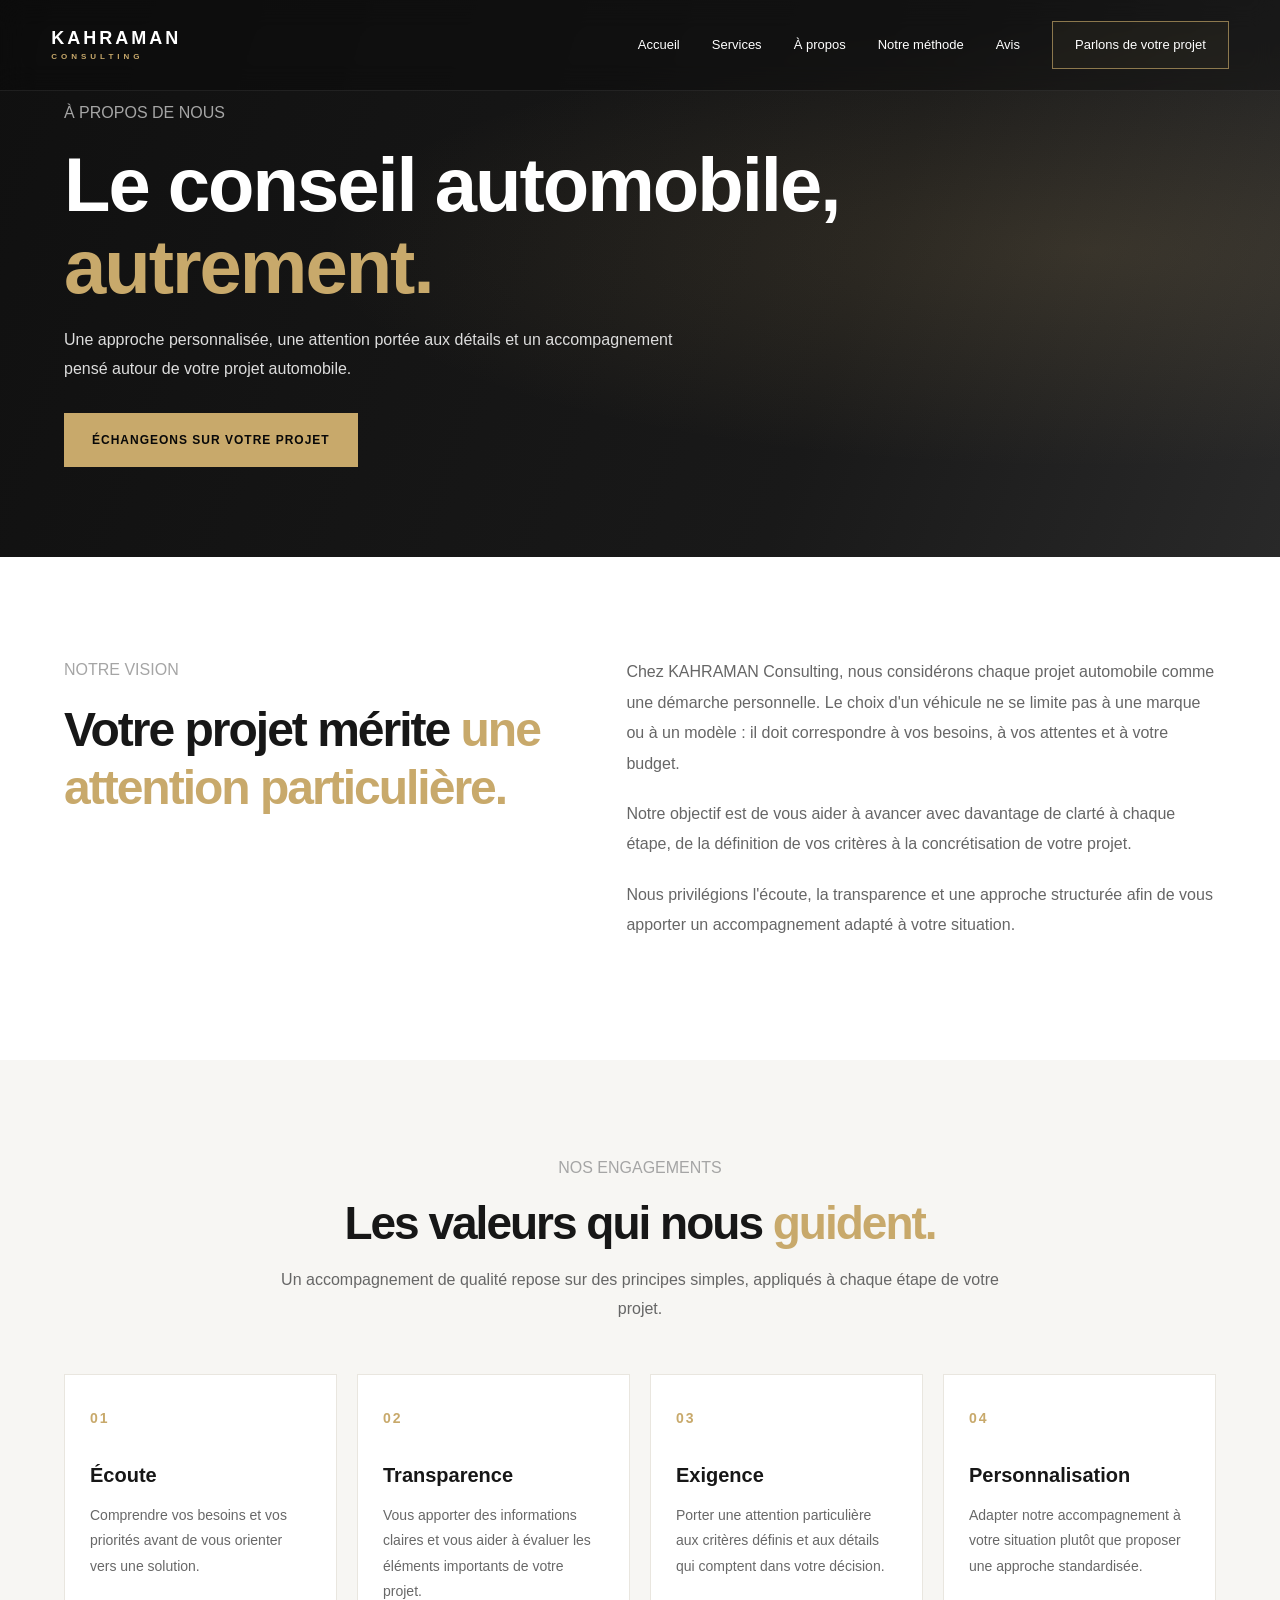
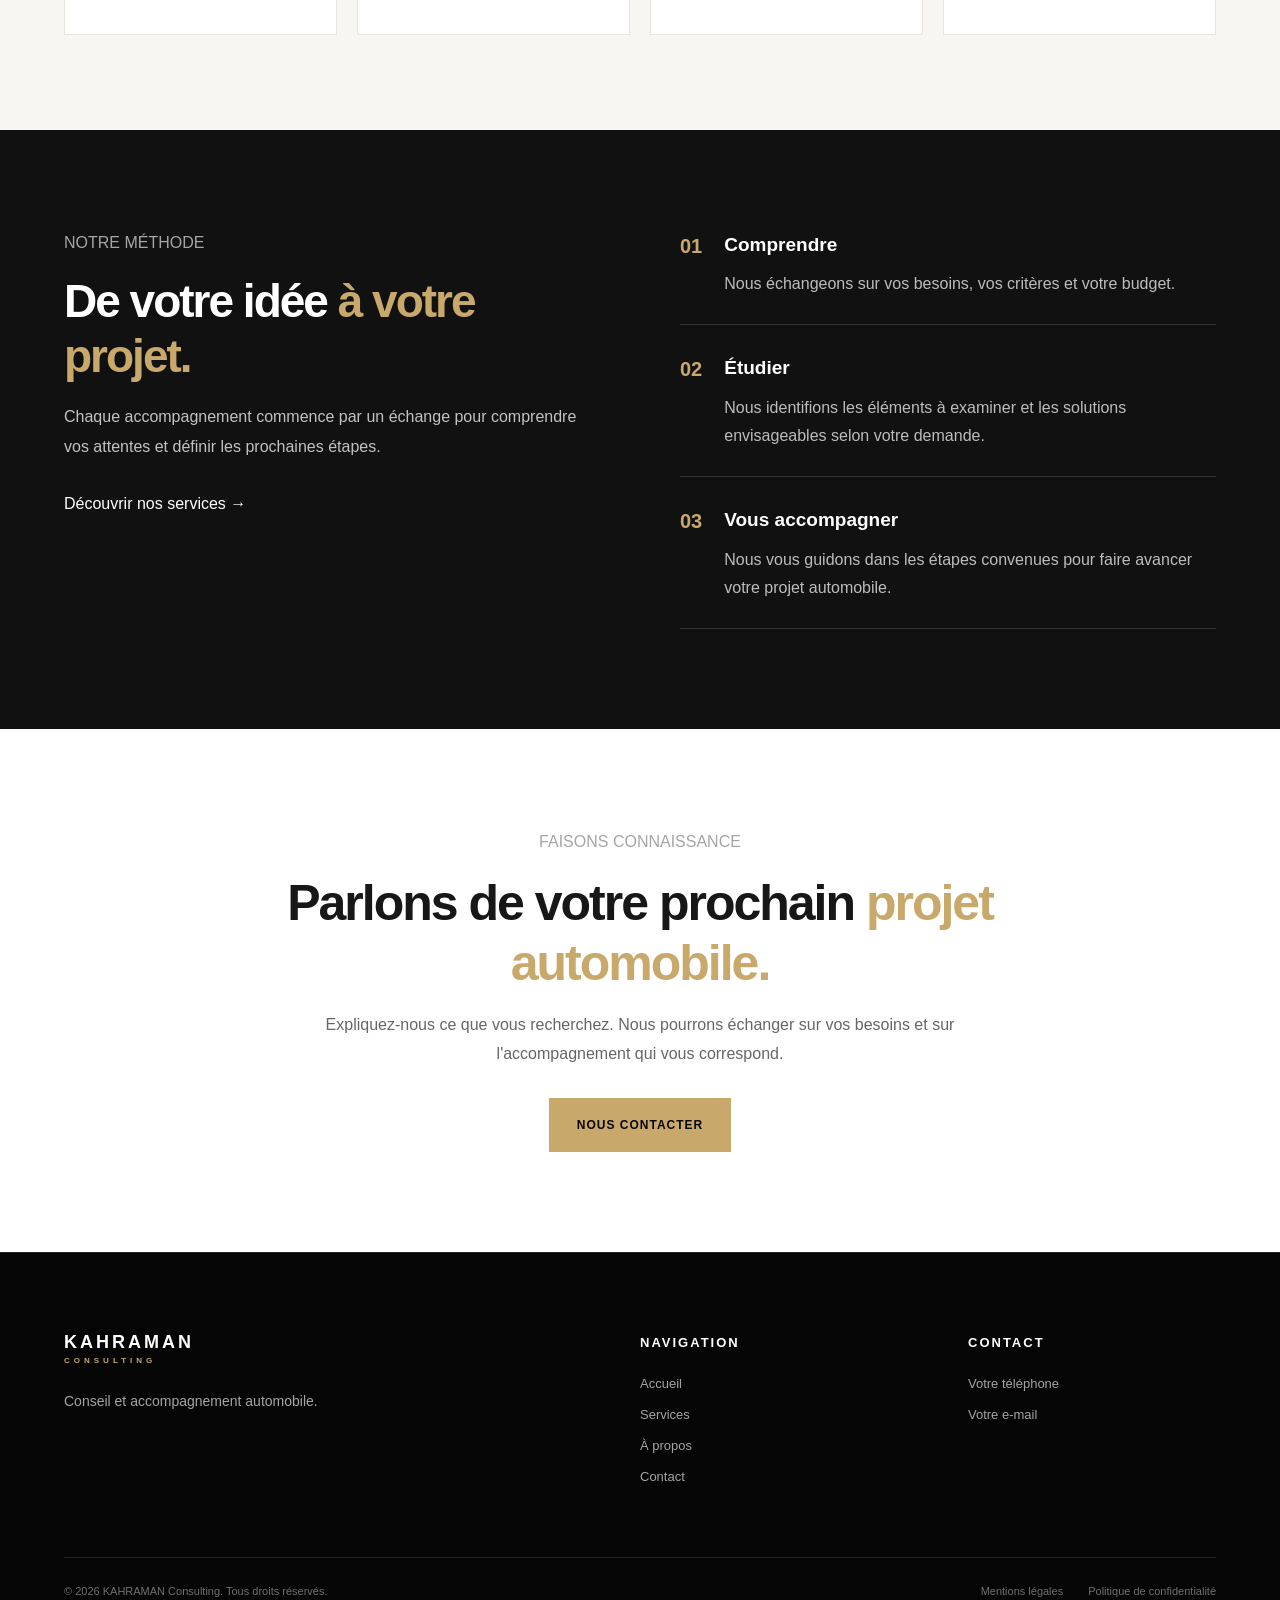
<file: KAHRAMAN Consulting/a-propos.html>
<!DOCTYPE html>
<html lang="fr">
<head>
    <meta charset="UTF-8">
    <meta name="viewport" content="width=device-width, initial-scale=1.0">

    <title>À propos | KAHRAMAN Consulting</title>

    <meta name="description" content="Découvrez KAHRAMAN Consulting, notre vision du conseil automobile, nos valeurs et notre engagement pour un accompagnement personnalisé.">

    <link rel="stylesheet" href="css/style.css">
    <link rel="stylesheet" href="css/responsive.css">
</head>

<body>
 
 <header class="header">

        <nav class="navbar">

            <a href="index.html" class="logo">
                <span>KAHRAMAN</span>
                <small>CONSULTING</small>
            </a>

            <div class="nav-links">

                <a href="index.html">Accueil</a>

                <a href="services.html">Services</a>

                <a href="a-propos.html">À propos</a>

                <a href="#processus">Notre méthode</a>

                <a href="#avis">Avis</a>

                <a href="contact.html" class="nav-cta">
                    Parlons de votre projet
                </a>

            </div>

            <button class="menu-toggle" aria-label="Ouvrir le menu">
                <span></span>
                <span></span>
                <span></span>
            </button>

        </nav>

    </header>



<!-- HERO À PROPOS -->
        <section class="about-hero">
            <div class="about-hero-overlay"></div>

            <div class="container about-hero-content">
                <p class="section-eyebrow">À PROPOS DE NOUS</p>

                <h1>
                    Le conseil automobile,
                    <span>autrement.</span>
                </h1>

                <p>
                    Une approche personnalisée, une attention portée
                    aux détails et un accompagnement pensé autour
                    de votre projet automobile.
                </p>

                <a href="contact.html" class="btn btn-primary">
                    Échangeons sur votre projet
                </a>
            </div>
        </section>


        <!-- NOTRE VISION -->
        <section class="about-vision">
            <div class="container about-vision-grid">

                <div class="about-vision-heading">
                    <p class="section-eyebrow">NOTRE VISION</p>

                    <h2>
                        Votre projet mérite
                        <span>une attention particulière.</span>
                    </h2>
                </div>

                <div class="about-vision-text">
                    <p>
                        Chez KAHRAMAN Consulting, nous considérons
                        chaque projet automobile comme une démarche
                        personnelle. Le choix d'un véhicule ne se
                        limite pas à une marque ou à un modèle :
                        il doit correspondre à vos besoins, à vos
                        attentes et à votre budget.
                    </p>

                    <p>
                        Notre objectif est de vous aider à avancer
                        avec davantage de clarté à chaque étape,
                        de la définition de vos critères à la
                        concrétisation de votre projet.
                    </p>

                    <p>
                        Nous privilégions l'écoute, la transparence
                        et une approche structurée afin de vous
                        apporter un accompagnement adapté à votre
                        situation.
                    </p>
                </div>

            </div>
        </section>


        <!-- NOS VALEURS -->
        <section class="about-values">
            <div class="container">

                <div class="about-section-heading">
                    <p class="section-eyebrow">NOS ENGAGEMENTS</p>

                    <h2>
                        Les valeurs qui nous
                        <span>guident.</span>
                    </h2>

                    <p>
                        Un accompagnement de qualité repose sur
                        des principes simples, appliqués à chaque
                        étape de votre projet.
                    </p>
                </div>


                <div class="about-values-grid">

                    <article class="value-card">
                        <span class="value-number">01</span>

                        <h3>Écoute</h3>

                        <p>
                            Comprendre vos besoins et vos priorités
                            avant de vous orienter vers une solution.
                        </p>
                    </article>


                    <article class="value-card">
                        <span class="value-number">02</span>

                        <h3>Transparence</h3>

                        <p>
                            Vous apporter des informations claires
                            et vous aider à évaluer les éléments
                            importants de votre projet.
                        </p>
                    </article>


                    <article class="value-card">
                        <span class="value-number">03</span>

                        <h3>Exigence</h3>

                        <p>
                            Porter une attention particulière aux
                            critères définis et aux détails qui
                            comptent dans votre décision.
                        </p>
                    </article>


                    <article class="value-card">
                        <span class="value-number">04</span>

                        <h3>Personnalisation</h3>

                        <p>
                            Adapter notre accompagnement à votre
                            situation plutôt que proposer une
                            approche standardisée.
                        </p>
                    </article>

                </div>
            </div>
        </section>


        <!-- NOTRE MÉTHODE -->
        <section class="about-method" id="processus">
            <div class="container about-method-grid">

                <div class="about-method-intro">
                    <p class="section-eyebrow">NOTRE MÉTHODE</p>

                    <h2>
                        De votre idée
                        <span>à votre projet.</span>
                    </h2>

                    <p>
                        Chaque accompagnement commence par un échange
                        pour comprendre vos attentes et définir
                        les prochaines étapes.
                    </p>

                    <a href="services.html" class="service-link">
                        Découvrir nos services <span>→</span>
                    </a>
                </div>


                <div class="about-method-steps">

                    <div class="about-method-step">
                        <span class="method-number">01</span>

                        <div>
                            <h3>Comprendre</h3>
                            <p>
                                Nous échangeons sur vos besoins,
                                vos critères et votre budget.
                            </p>
                        </div>
                    </div>


                    <div class="about-method-step">
                        <span class="method-number">02</span>

                        <div>
                            <h3>Étudier</h3>
                            <p>
                                Nous identifions les éléments à
                                examiner et les solutions envisageables
                                selon votre demande.
                            </p>
                        </div>
                    </div>


                    <div class="about-method-step">
                        <span class="method-number">03</span>

                        <div>
                            <h3>Vous accompagner</h3>
                            <p>
                                Nous vous guidons dans les étapes
                                convenues pour faire avancer votre
                                projet automobile.
                            </p>
                        </div>
                    </div>

                </div>

            </div>
        </section>


        <!-- APPEL À L'ACTION -->
        <section class="about-cta">
            <div class="container">

                <p class="section-eyebrow">FAISONS CONNAISSANCE</p>

                <h2>
                    Parlons de votre prochain
                    <span>projet automobile.</span>
                </h2>

                <p>
                    Expliquez-nous ce que vous recherchez.
                    Nous pourrons échanger sur vos besoins et
                    sur l'accompagnement qui vous correspond.
                </p>

                <a href="contact.html" class="btn btn-primary">
                    Nous contacter
                </a>

            </div>
        </section>

    </main>





    <footer class="footer">

    <div class="container">

        <div class="footer-grid">

            <!-- COLONNE 1 : LOGO -->
            <div class="footer-brand">

                <div class="logo">
                    <span>KAHRAMAN</span>
                    <small>CONSULTING</small>
                </div>

                <p>
                    Conseil et accompagnement automobile.
                </p>

            </div>


            <!-- COLONNE 2 : NAVIGATION -->
            <div class="footer-column">

                <h4>Navigation</h4>

                <a href="index.html">Accueil</a>
                <a href="services.html">Services</a>
                <a href="a-propos.html">À propos</a>
                <a href="contact.html">Contact</a>

            </div>


            <!-- COLONNE 3 : CONTACT -->
            <div class="footer-column">

                <h4>Contact</h4>

                <p>Votre téléphone</p>
                <p>Votre e-mail</p>

            </div>

        </div>


        <!-- BAS DU FOOTER -->

        <div class="footer-bottom">

            <p>
                © <span class="current-year">2026</span>
                KAHRAMAN Consulting. Tous droits réservés.
            </p>

            <div class="footer-bottom-links">

                <a href="#">Mentions légales</a>

                <a href="#">Politique de confidentialité</a>

            </div>

        </div>

    </div>

</footer>
</file>
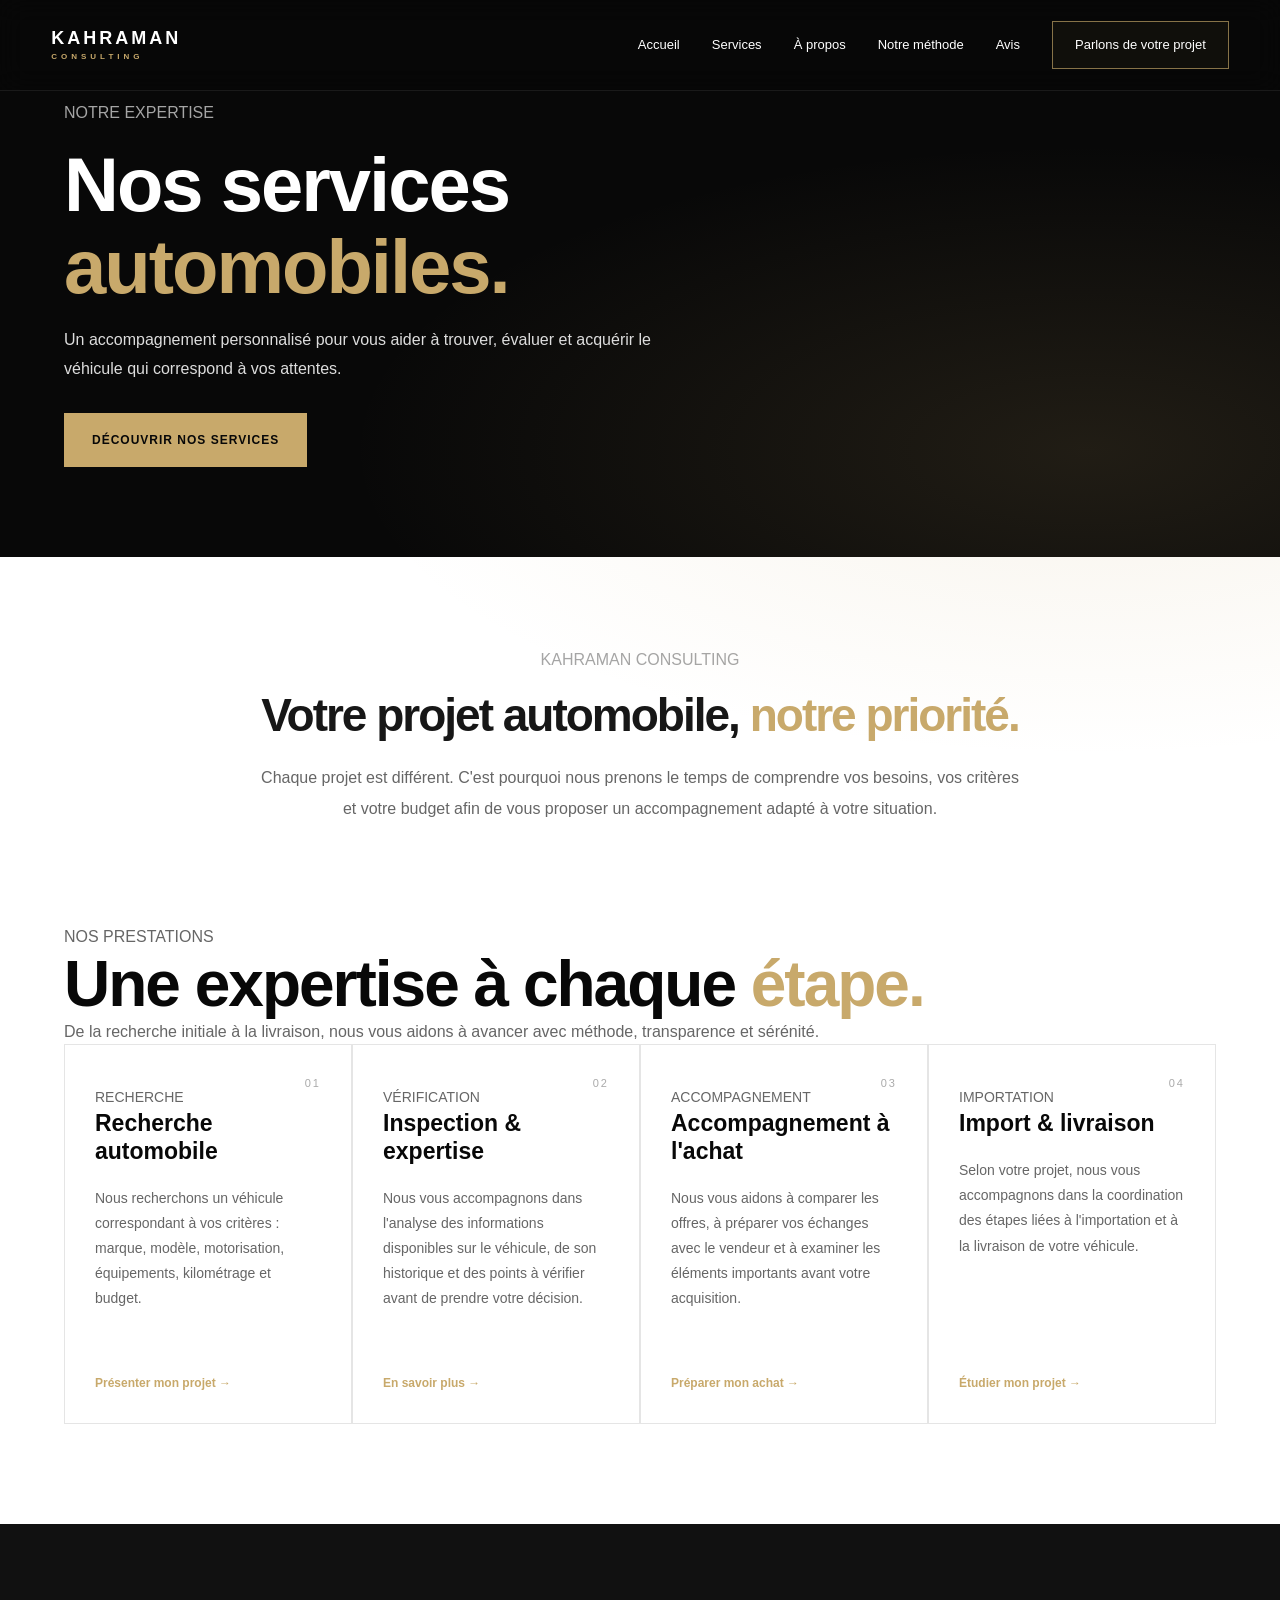
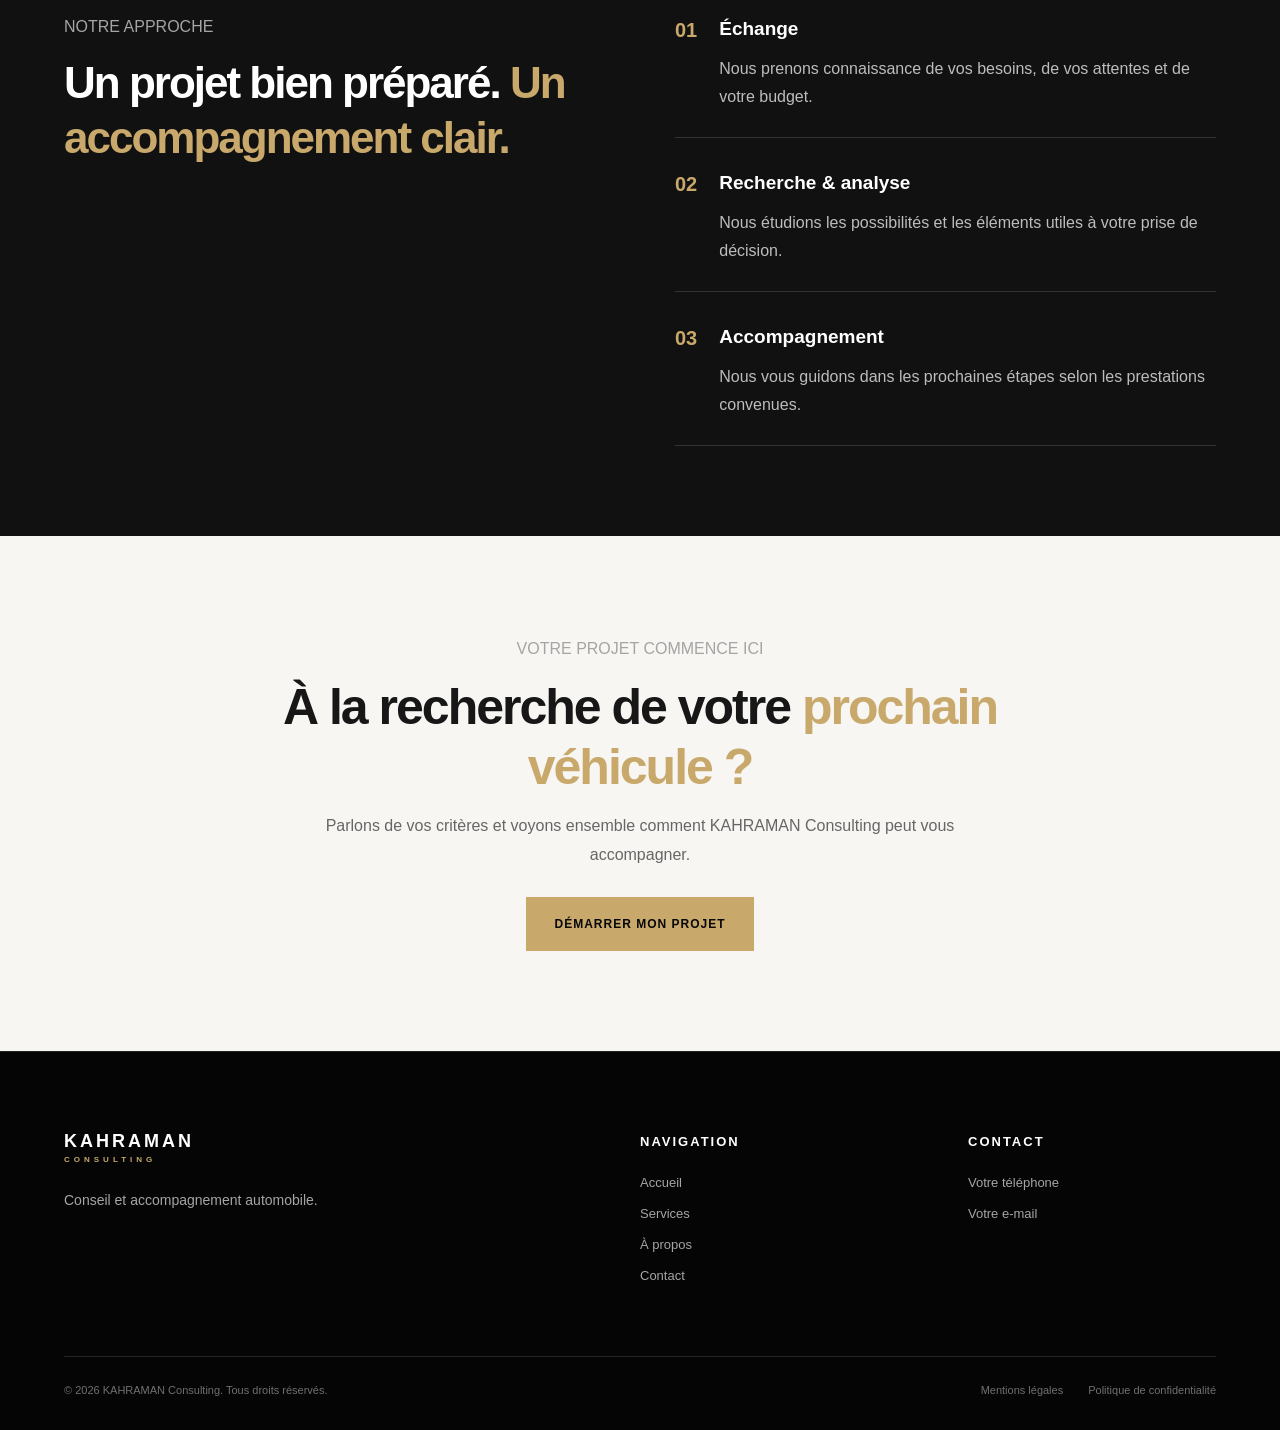
<file: KAHRAMAN Consulting/services.html>
<!DOCTYPE html>
<html lang="fr">
<head>
    <meta charset="UTF-8">
    <meta name="viewport" content="width=device-width, initial-scale=1.0">

    <title>Nos services automobiles | KAHRAMAN Consulting</title>

    <meta name="description" content="Découvrez les services de KAHRAMAN Consulting : recherche automobile, inspection, accompagnement à l'achat, importation et livraison de véhicules.">

    <link rel="stylesheet" href="css/style.css">
    <link rel="stylesheet" href="css/responsive.css">
</head>

<body>

    <!-- EN-TÊTE -->
    <header class="header">

        <nav class="navbar">

            <a href="index.html" class="logo">
                <span>KAHRAMAN</span>
                <small>CONSULTING</small>
            </a>

            <div class="nav-links">

                <a href="index.html">Accueil</a>

                <a href="services.html">Services</a>

                <a href="a-propos.html">À propos</a>

                <a href="#processus">Notre méthode</a>

                <a href="#avis">Avis</a>

                <a href="contact.html" class="nav-cta">
                    Parlons de votre projet
                </a>

            </div>

            <button class="menu-toggle" aria-label="Ouvrir le menu">
                <span></span>
                <span></span>
                <span></span>
            </button>

        </nav>

    </header>


    <main>

        <!-- BANNIÈRE DE LA PAGE -->
        <section class="page-hero">
            <div class="page-hero-overlay"></div>

            <div class="container page-hero-content">
                <p class="section-eyebrow">NOTRE EXPERTISE</p>

                <h1>
                    Nos services <span>automobiles.</span>
                </h1>

                <p>
                    Un accompagnement personnalisé pour vous aider
                    à trouver, évaluer et acquérir le véhicule qui
                    correspond à vos attentes.
                </p>

                <a href="#nos-services" class="btn btn-primary">
                    Découvrir nos services
                </a>
            </div>
        </section>


        <!-- INTRODUCTION -->
        <section class="services-intro">
            <div class="container">
                <p class="section-eyebrow">KAHRAMAN CONSULTING</p>

                <h2>
                    Votre projet automobile,
                    <span>notre priorité.</span>
                </h2>

                <p>
                    Chaque projet est différent. C'est pourquoi nous
                    prenons le temps de comprendre vos besoins, vos
                    critères et votre budget afin de vous proposer
                    un accompagnement adapté à votre situation.
                </p>
            </div>
        </section>


        <!-- LES QUATRE SERVICES -->
        <section class="services services-page" id="nos-services">
            <div class="container">

                <div class="section-header">
                    <div>
                        <p class="section-eyebrow">NOS PRESTATIONS</p>
                        <h2>
                            Une expertise à chaque
                            <span>étape.</span>
                        </h2>
                    </div>

                    <p class="section-intro">
                        De la recherche initiale à la livraison,
                        nous vous aidons à avancer avec méthode,
                        transparence et sérénité.
                    </p>
                </div>


                <div class="services-grid">

                    <!-- SERVICE 1 -->
                    <article class="service-card">
                        <div class="service-number">01</div>

                        <div class="service-content">
                            <p class="service-label">RECHERCHE</p>

                            <h3>Recherche automobile</h3>

                            <p>
                                Nous recherchons un véhicule correspondant
                                à vos critères : marque, modèle, motorisation,
                                équipements, kilométrage et budget.
                            </p>

                            <a href="contact.html" class="service-link">
                                Présenter mon projet <span>→</span>
                            </a>
                        </div>
                    </article>


                    <!-- SERVICE 2 -->
                    <article class="service-card">
                        <div class="service-number">02</div>

                        <div class="service-content">
                            <p class="service-label">VÉRIFICATION</p>

                            <h3>Inspection & expertise</h3>

                            <p>
                                Nous vous accompagnons dans l'analyse
                                des informations disponibles sur le véhicule,
                                de son historique et des points à vérifier
                                avant de prendre votre décision.
                            </p>

                            <a href="contact.html" class="service-link">
                                En savoir plus <span>→</span>
                            </a>
                        </div>
                    </article>


                    <!-- SERVICE 3 -->
                    <article class="service-card">
                        <div class="service-number">03</div>

                        <div class="service-content">
                            <p class="service-label">ACCOMPAGNEMENT</p>

                            <h3>Accompagnement à l'achat</h3>

                            <p>
                                Nous vous aidons à comparer les offres,
                                à préparer vos échanges avec le vendeur
                                et à examiner les éléments importants
                                avant votre acquisition.
                            </p>

                            <a href="contact.html" class="service-link">
                                Préparer mon achat <span>→</span>
                            </a>
                        </div>
                    </article>


                    <!-- SERVICE 4 -->
                    <article class="service-card">
                        <div class="service-number">04</div>

                        <div class="service-content">
                            <p class="service-label">IMPORTATION</p>

                            <h3>Import & livraison</h3>

                            <p>
                                Selon votre projet, nous vous accompagnons
                                dans la coordination des étapes liées à
                                l'importation et à la livraison de votre
                                véhicule.
                            </p>

                            <a href="contact.html" class="service-link">
                                Étudier mon projet <span>→</span>
                            </a>
                        </div>
                    </article>

                </div>
            </div>
        </section>


        <!-- MÉTHODE -->
        <section class="services-method">
            <div class="container services-method-grid">

                <div>
                    <p class="section-eyebrow">NOTRE APPROCHE</p>

                    <h2>
                        Un projet bien préparé.
                        <span>Un accompagnement clair.</span>
                    </h2>
                </div>

                <div class="method-steps">

                    <div class="method-step">
                        <span>01</span>
                        <div>
                            <h3>Échange</h3>
                            <p>
                                Nous prenons connaissance de vos besoins,
                                de vos attentes et de votre budget.
                            </p>
                        </div>
                    </div>

                    <div class="method-step">
                        <span>02</span>
                        <div>
                            <h3>Recherche & analyse</h3>
                            <p>
                                Nous étudions les possibilités et les
                                éléments utiles à votre prise de décision.
                            </p>
                        </div>
                    </div>

                    <div class="method-step">
                        <span>03</span>
                        <div>
                            <h3>Accompagnement</h3>
                            <p>
                                Nous vous guidons dans les prochaines
                                étapes selon les prestations convenues.
                            </p>
                        </div>
                    </div>

                </div>
            </div>
        </section>


        <!-- APPEL À L'ACTION -->
        <section class="services-cta">
            <div class="container">
                <p class="section-eyebrow">VOTRE PROJET COMMENCE ICI</p>

                <h2>
                    À la recherche de votre
                    <span>prochain véhicule ?</span>
                </h2>

                <p>
                    Parlons de vos critères et voyons ensemble
                    comment KAHRAMAN Consulting peut vous accompagner.
                </p>

                <a href="contact.html" class="btn btn-primary">
                    Démarrer mon projet
                </a>
            </div>
        </section>

    </main>


    <!-- PIED DE PAGE -->
     <!-- ================= FOOTER ================= -->

<footer class="footer">

    <div class="container">

        <div class="footer-grid">

            <!-- COLONNE 1 : LOGO -->
            <div class="footer-brand">

                <div class="logo">
                    <span>KAHRAMAN</span>
                    <small>CONSULTING</small>
                </div>

                <p>
                    Conseil et accompagnement automobile.
                </p>

            </div>


            <!-- COLONNE 2 : NAVIGATION -->
            <div class="footer-column">

                <h4>Navigation</h4>

                <a href="index.html">Accueil</a>
                <a href="services.html">Services</a>
                <a href="a-propos.html">À propos</a>
                <a href="contact.html">Contact</a>

            </div>


            <!-- COLONNE 3 : CONTACT -->
            <div class="footer-column">

                <h4>Contact</h4>

                <p>Votre téléphone</p>
                <p>Votre e-mail</p>

            </div>

        </div>


        <!-- BAS DU FOOTER -->

        <div class="footer-bottom">

            <p>
                © <span class="current-year">2026</span>
                KAHRAMAN Consulting. Tous droits réservés.
            </p>

            <div class="footer-bottom-links">

                <a href="#">Mentions légales</a>

                <a href="#">Politique de confidentialité</a>

            </div>

        </div>

    </div>

</footer>


<script src="js/main.js"></script>

</body>
</html>

    <script src="js/main.js"></script>

    <script>
        document.getElementById("current-year").textContent =
            new Date().getFullYear();
    </script>

</body>
</html>
</file>
<file: KAHRAMAN Consulting/css/style.css>
```css
/* =========================================================
   KAHRAMAN CONSULTING
   Main stylesheet
   ========================================================= */
/* =========================================================
   BANDEAU DES MARQUES AUTOMOBILES
   ========================================================= */

.brands-section {
    padding: 38px 0 45px;
    overflow: hidden;
    background: #ffffff;
    border-bottom: 1px solid #e8e6e1;
}

.brands-title {
    margin: 0 0 30px;
    text-align: center;
    color: #777777;
    font-size: 10px;
    font-weight: 700;
    letter-spacing: 3px;
    text-transform: uppercase;
}

/* Zone visible */

.brands-slider {
    width: 100%;
    overflow: hidden;

    -webkit-mask-image: linear-gradient(
        90deg,
        transparent,
        #000 5%,
        #000 95%,
        transparent
    );

    mask-image: linear-gradient(
        90deg,
        transparent,
        #000 5%,
        #000 95%,
        transparent
    );
}

/* Ligne complète des logos */

.brands-track {
    display: flex;
    align-items: center;
    width: max-content;

    animation: brands-scroll 55s linear infinite;
}

/* Dimensions identiques pour chaque emplacement */

.brand-logo {
    flex: 0 0 150px;
    width: 150px;
    height: 75px;
    margin: 0 20px;

    display: flex;
    align-items: center;
    justify-content: center;
}

/* Les logos conservent leurs proportions */

.brand-logo img {
    display: block;
    width: 120px;
    height: 58px;

    object-fit: contain;
    object-position: center;

    max-width: 100%;
    transition: transform 0.3s ease;
}

/* Effet discret au survol */

.brand-logo:hover img {
    transform: scale(1.08);
}

/* Défilement continu d'une série à l'autre */

@keyframes brands-scroll {
    from {
        transform: translateX(0);
    }

    to {
        transform: translateX(-50%);
    }
}

/* Pause lorsque le visiteur pointe sur les logos */

.brands-slider:hover .brands-track {
    animation-play-state: paused;
}

/* Respect des préférences de mouvement */

@media (prefers-reduced-motion: reduce) {
    .brands-track {
        animation: none;
    }

    .brands-slider {
        overflow-x: auto;
    }
}

/* Tablette */

@media (max-width: 850px) {
    .brand-logo {
        flex-basis: 125px;
        width: 125px;
        height: 65px;
        margin: 0 14px;
    }

    .brand-logo img {
        width: 105px;
        height: 50px;
    }

    .brands-track {
        animation-duration: 45s;
    }
}

/* Téléphone */

@media (max-width: 600px) {
    .brands-section {
        padding: 30px 0;
    }

    .brands-title {
        padding: 0 20px;
        font-size: 9px;
        letter-spacing: 2px;
    }

    .brand-logo {
        flex-basis: 105px;
        width: 105px;
        height: 55px;
        margin: 0 10px;
    }

    .brand-logo img {
        width: 90px;
        height: 42px;
    }

    .brands-track {
        animation-duration: 35s;
    }
}

/* =========================================================
   1. VARIABLES
   ========================================================= */

:root {
    --black: #080808;
    --black-soft: #101010;
    --graphite: #171717;
    --graphite-light: #222222;

    --white: #ffffff;
    --white-soft: #f4f3ef;
    --grey: #a5a5a5;
    --grey-dark: #707070;

    --gold: #c8a96b;
    --gold-light: #e0c58d;

    --border: rgba(255, 255, 255, 0.12);

    --container: 1240px;

    --transition: 0.35s ease;
}


/* =========================================================
   2. RESET
   ========================================================= */

* {
    margin: 0;
    padding: 0;
    box-sizing: border-box;
}

html {
    scroll-behavior: smooth;
}

body {
    background: var(--black);
    color: var(--white);
    font-family: "DM Sans", sans-serif;
    line-height: 1.6;
    overflow-x: hidden;
}

a {
    color: inherit;
    text-decoration: none;
}

button {
    font-family: inherit;
}

img {
    max-width: 100%;
    display: block;
}


/* =========================================================
   3. GLOBAL
   ========================================================= */

.container {
    width: min(90%, var(--container));
    margin: 0 auto;
}

.section {
    padding: 120px 0;
}

.subtitle {
    color: var(--gold);
    font-size: 11px;
    font-weight: 700;
    letter-spacing: 3px;
    text-transform: uppercase;
    margin-bottom: 20px;
}

h1,
h2,
h3,
h4 {
    font-family: "Manrope", sans-serif;
}

h2 {
    font-size: clamp(40px, 5vw, 68px);
    line-height: 1.08;
    font-weight: 600;
    letter-spacing: -2px;
}

h2 span,
h1 span {
    color: var(--gold);
}

p {
    color: var(--grey);
}


/* =========================================================
   4. HEADER / NAVBAR
   ========================================================= */

.header {
    position: fixed;
    top: 0;
    left: 0;
    width: 100%;
    z-index: 1000;

    background: rgba(8, 8, 8, 0.35);

    backdrop-filter: blur(14px);
    -webkit-backdrop-filter: blur(14px);

    border-bottom: 1px solid rgba(255, 255, 255, 0.08);

    transition:
        background 0.35s ease,
        border-color 0.35s ease,
        box-shadow 0.35s ease;
}

/* =========================================================
   HEADER AU SCROLL
   ========================================================= */

.header.scrolled {
    background: rgba(8, 8, 8, 0.92);

    border-bottom-color: rgba(255, 255, 255, 0.12);

    box-shadow:
        0 10px 40px rgba(0, 0, 0, 0.25);
}

/* =========================================================
   NAVBAR
   ========================================================= */

.navbar {
    width: min(92%, 1400px);
    height: 90px;
    margin: auto;

    display: flex;
    align-items: center;
    justify-content: space-between;
}

/* =========================================================
   LOGO
   ========================================================= */

.logo {
    display: flex;
    flex-direction: column;

    line-height: 1;

    text-decoration: none;
}

.logo span {
    color: #ffffff;

    font-family: "Manrope", sans-serif;

    font-size: 18px;
    font-weight: 800;

    letter-spacing: 3px;
}

.logo small {
    margin-top: 6px;

    color: var(--gold);

    font-size: 8px;
    font-weight: 600;

    letter-spacing: 4px;
}

/* =========================================================
   NAVIGATION
   ========================================================= */

.nav-links {
    display: flex;
    align-items: center;

    gap: 32px;
}

.nav-links > a {
    position: relative;

    color: #ffffff;

    font-size: 13px;
    font-weight: 500;

    text-decoration: none;

    transition:
        color 0.3s ease,
        opacity 0.3s ease;
}

/* Ligne dorée sous les liens */
.nav-links > a:not(.nav-cta)::after {
    content: "";

    position: absolute;

    left: 0;
    bottom: -8px;

    width: 0;
    height: 1px;

    background: var(--gold);

    transition: width 0.3s ease;
}

.nav-links > a:not(.nav-cta):hover::after {
    width: 100%;
}

.nav-links > a:not(.nav-cta):hover {
    color: #ffffff;
}

/* =========================================================
   BOUTON CONTACT / CTA
   ========================================================= */

.nav-cta {
    padding: 13px 22px;

    color: #ffffff !important;

    border: 1px solid rgba(200, 169, 107, 0.65);

    background: rgba(200, 169, 107, 0.05);

    text-decoration: none;

    transition:
        background 0.35s ease,
        color 0.35s ease,
        border-color 0.35s ease,
        transform 0.35s ease;
}

.nav-cta:hover {
    background: var(--gold);

    color: #080808 !important;

    border-color: var(--gold);

    transform: translateY(-1px);
}

/* =========================================================
   MENU MOBILE
   ========================================================= */

.menu-toggle {
    display: none;

    padding: 5px;

    background: none;
    border: none;

    cursor: pointer;
}

.menu-toggle span {
    display: block;

    width: 25px;
    height: 1px;

    margin: 6px 0;

    background: #ffffff;

    transition:
        transform 0.3s ease,
        opacity 0.3s ease;
}
/* =========================================================
   5. HERO — SLIDESHOW PREMIUM
   ========================================================= */

.hero {
    position: relative;
    min-height: 100vh;

    display: flex;
    align-items: center;

    overflow: hidden;

    background: #050505;
}


/* =========================================================
   SLIDESHOW
   ========================================================= */

.hero-slideshow {
    position: absolute;
    inset: 0;

    width: 100%;
    height: 100%;

    z-index: 0;
}


/* =========================================================
   IMAGES DU SLIDESHOW
   ========================================================= */

.hero-slide {
    position: absolute;
    inset: 0;

    width: 100%;
    height: 100%;

    object-fit: cover;
    object-position: center;

    opacity: 0;

    transform: scale(1.06);

    transition:
        opacity 1.8s ease-in-out,
        transform 7s ease-out;

    pointer-events: none;
}


/* IMAGE ACTIVE */

.hero-slide.active {
    opacity: 1;

    transform: scale(1.02);
}


/* =========================================================
   OVERLAY SOMBRE
   ========================================================= */

.hero-overlay {
    position: absolute;
    inset: 0;

    z-index: 1;

    background:
        linear-gradient(
            90deg,
            rgba(3, 3, 3, 0.98) 0%,
            rgba(3, 3, 3, 0.88) 28%,
            rgba(3, 3, 3, 0.62) 52%,
            rgba(3, 3, 3, 0.25) 100%
        );
}


/* Assombrissement supplémentaire en bas */

.hero-overlay::after {
    content: "";

    position: absolute;
    inset: 0;

    background:
        linear-gradient(
            0deg,
            rgba(3, 3, 3, 0.78) 0%,
            rgba(3, 3, 3, 0.10) 45%,
            rgba(3, 3, 3, 0.30) 100%
        );
}


/* =========================================================
   CONTENU
   ========================================================= */

.hero-content {
    position: relative;
    z-index: 2;

    width: min(90%, var(--container));

    margin: 100px auto 0;

    color: #ffffff;
}


/* =========================================================
   PETIT TITRE
   ========================================================= */

.hero-eyebrow {
    display: flex;
    align-items: center;

    gap: 14px;

    margin-bottom: 28px;

    color: #ffffff;

    font-size: 11px;
    font-weight: 700;

    letter-spacing: 4px;

    text-transform: uppercase;
}


/* Petite ligne dorée */

.hero-eyebrow::before {
    content: "";

    width: 42px;
    height: 1px;

    background: var(--gold);
}


/* =========================================================
   GRAND TITRE
   ========================================================= */

.hero h1 {
    max-width: 900px;

    margin: 0;

    color: #ffffff;

    font-size: clamp(52px, 7.5vw, 108px);

    line-height: 0.94;

    font-weight: 500;

    letter-spacing: -5px;
}


/* Deuxième ligne */

.hero h1 span {
    display: block;

    color: #ffffff;

    font-weight: 300;
}


/* =========================================================
   DESCRIPTION
   ========================================================= */

.hero-description {
    max-width: 570px;

    margin-top: 34px;

    color: rgba(255, 255, 255, 0.84);

    font-size: 16px;

    font-weight: 400;

    line-height: 1.8;
}


/* =========================================================
   BOUTONS
   ========================================================= */

.hero-buttons {
    display: flex;
    align-items: center;

    gap: 14px;

    margin-top: 42px;
}


.hero-buttons .btn {
    min-height: 54px;

    padding: 0 28px;

    display: inline-flex;
    align-items: center;
    justify-content: center;

    font-size: 11px;
    font-weight: 700;

    letter-spacing: 1.5px;

    text-transform: uppercase;

    text-decoration: none;

    transition:
        background 0.3s ease,
        color 0.3s ease,
        border-color 0.3s ease,
        transform 0.3s ease;
}


/* =========================================================
   BOUTON PRINCIPAL
   ========================================================= */

.hero-buttons .btn-primary {
    color: #080808;

    background: var(--gold);

    border: 1px solid var(--gold);
}


.hero-buttons .btn-primary:hover {
    background: var(--gold-light);

    border-color: var(--gold-light);

    transform: translateY(-2px);
}


/* =========================================================
   BOUTON SECONDAIRE
   ========================================================= */

.hero-buttons .btn-secondary {
    color: #ffffff;

    background: rgba(255, 255, 255, 0.04);

    border: 1px solid rgba(255, 255, 255, 0.35);

    backdrop-filter: blur(8px);
}


.hero-buttons .btn-secondary:hover {
    color: #080808;

    background: #ffffff;

    border-color: #ffffff;

    transform: translateY(-2px);
}


/* =========================================================
   INDICATEUR DE SCROLL
   ========================================================= */

.hero-scroll {
    position: absolute;

    right: 5%;
    bottom: 45px;

    z-index: 3;

    display: flex;
    align-items: center;

    gap: 15px;

    color: #ffffff;

    font-size: 10px;
    font-weight: 600;

    letter-spacing: 3px;

    text-transform: uppercase;

    transform: rotate(90deg);

    transform-origin: right center;
}


.hero-scroll span {
    color: #ffffff;
}


.hero-scroll .scroll-line {
    width: 55px;
    height: 1px;

    background: #ffffff;
}


/* =========================================================
   MOBILE
   ========================================================= */

@media (max-width: 850px) {

    .hero-content {
        margin-top: 80px;
    }

    .hero h1 {
        font-size: clamp(46px, 10vw, 72px);

        letter-spacing: -3px;
    }

    .hero-description {
        max-width: 500px;

        font-size: 15px;
    }

    .hero-scroll {
        display: none;
    }
}


@media (max-width: 600px) {

    .hero {
        min-height: 100svh;
    }

    .hero-content {
        width: 88%;

        margin-top: 60px;
    }

    .hero-eyebrow {
        font-size: 9px;

        letter-spacing: 3px;
    }

    .hero-eyebrow::before {
        width: 28px;
    }

    .hero h1 {
        font-size: clamp(42px, 12vw, 62px);

        line-height: 0.98;

        letter-spacing: -2.5px;
    }

    .hero-description {
        margin-top: 25px;

        font-size: 14px;

        line-height: 1.7;
    }

    .hero-buttons {
        flex-direction: column;

        align-items: stretch;

        margin-top: 32px;
    }

    .hero-buttons .btn {
        width: 100%;
    }
}
/* =========================================================
   6. BUTTONS
   ========================================================= */

.btn {
    display: inline-flex;
    align-items: center;
    justify-content: center;

    min-height: 54px;
    padding: 0 28px;

    font-size: 12px;
    font-weight: 700;
    letter-spacing: 1px;
    text-transform: uppercase;

    transition:
        transform var(--transition),
        background var(--transition),
        color var(--transition),
        border var(--transition);
}

.btn:hover {
    transform: translateY(-3px);
}

.btn-primary {
    background: var(--gold);
    color: var(--black);
}

.btn-primary:hover {
    background: var(--gold-light);
}

.btn-secondary {
    border: 1px solid rgba(255, 255, 255, 0.3);
    color: var(--white);
}

.btn-secondary:hover {
    background: var(--white);
    color: var(--black);
}


/* =========================================================
   7. HERO SCROLL
   ========================================================= */

.hero-scroll {
    position: absolute;
    z-index: 2;

    right: 5%;
    bottom: 45px;

    display: flex;
    align-items: center;
    gap: 15px;

    color: rgba(255, 255, 255, 0.6);

    font-size: 10px;
    letter-spacing: 2px;
    text-transform: uppercase;
}

.scroll-line {
    width: 60px;
    height: 1px;
    background: var(--gold);
}


/* =========================================================
   8. INTRODUCTION
   ========================================================= */

.intro {
    background: var(--black);
}

.intro-grid {
    display: grid;
    grid-template-columns: 0.7fr 1.3fr;
    gap: 80px;
}

.section-label {
    display: flex;
    gap: 18px;

    color: var(--grey-dark);

    font-size: 10px;
    letter-spacing: 2px;
    text-transform: uppercase;
}

.section-label span:first-child {
    color: var(--gold);
}

.intro-content {
    max-width: 850px;
}

.intro-content h2 {
    margin-bottom: 30px;
}

.intro-content > p:not(.subtitle) {
    max-width: 650px;

    font-size: 17px;
    line-height: 1.9;
}

.text-link {
    display: inline-flex;
    gap: 15px;

    margin-top: 35px;

    color: var(--white);

    font-size: 13px;
    font-weight: 600;

    border-bottom: 1px solid var(--gold);
    padding-bottom: 8px;
}

.text-link span {
    color: var(--gold);

    transition: transform var(--transition);
}

.text-link:hover span {
    transform: translateX(6px);
}


/* =========================================================
   9. SERVICES
   ========================================================= */

.services {
    background: var(--white-soft);
    color: var(--black);
}

.services p {
    color: #666;
}

.section-heading {
    display: grid;
    grid-template-columns: 1fr 0.7fr;
    gap: 80px;
    align-items: end;

    margin-bottom: 70px;
}

.section-heading h2 {
    color: var(--black);
}

.section-heading h2 span {
    color: var(--gold);
}

.section-heading > p {
    max-width: 420px;

    font-size: 16px;
    line-height: 1.8;
}

.services-grid {
    display: grid;
    grid-template-columns: repeat(4, 1fr);
}

.service-card {
    position: relative;

    min-height: 380px;
    padding: 40px 30px;

    border: 1px solid rgba(0, 0, 0, 0.1);

    transition:
        background var(--transition),
        color var(--transition),
        transform var(--transition);
}

.service-card:hover {
    background: var(--black);
    color: var(--white);

    transform: translateY(-8px);
}

.service-card:hover p {
    color: rgba(255, 255, 255, 0.6);
}

.service-number {
    position: absolute;
    top: 30px;
    right: 30px;

    color: #aaa;

    font-size: 11px;
    letter-spacing: 2px;
}

.service-icon {
    margin-top: 40px;
    margin-bottom: 35px;

    color: var(--gold);

    font-size: 38px;
}

.service-card h3 {
    max-width: 230px;

    font-size: 23px;
    line-height: 1.2;

    margin-bottom: 20px;
}

.service-card p {
    font-size: 14px;
    line-height: 1.8;
}

.service-card a {
    position: absolute;
    bottom: 30px;

    color: var(--gold);

    font-size: 12px;
    font-weight: 700;
}


/* =========================================================
   10. PROCESS
   ========================================================= */

.process {
    background: var(--black-soft);
}

.centered {
    display: block;
    text-align: center;
}

.centered h2 {
    max-width: 800px;
    margin: auto;
}

.process-grid {
    display: grid;
    grid-template-columns: repeat(4, 1fr);

    margin-top: 70px;

    border-top: 1px solid var(--border);
}

.process-item {
    padding: 40px 30px;

    border-right: 1px solid var(--border);
}

.process-item:last-child {
    border-right: none;
}

.process-item > span {
    color: var(--gold);

    font-size: 12px;
    font-weight: 700;
    letter-spacing: 2px;
}

.process-item h3 {
    margin-top: 45px;
    margin-bottom: 15px;

    font-size: 22px;
}

.process-item p {
    font-size: 14px;
    line-height: 1.8;
}


/* =========================================================
   11. CTA
   ========================================================= */

.cta {
    position: relative;

    padding: 140px 0;

    text-align: center;

    background:
        radial-gradient(
            circle at center,
            rgba(200, 169, 107, 0.13),
            transparent 45%
        ),
        var(--black);
}

.cta .subtitle {
    margin-bottom: 25px;
}

.cta h2 {
    max-width: 850px;
    margin: auto;
}

.cta p:not(.subtitle) {
    max-width: 550px;

    margin: 25px auto 35px;

    line-height: 1.8;
}


/* =========================================================
   12. FOOTER
   ========================================================= */

.footer {
    padding: 80px 0 30px;

    background: #050505;

    color: var(--white);

    border-top: 1px solid var(--border);
}


/* =========================================================
   FOOTER GRID
   ========================================================= */

.footer-grid {
    display: grid;

    grid-template-columns: 2fr 1fr 1fr;

    gap: 80px;

    padding-bottom: 60px;
}


/* =========================================================
   PREMIÈRE COLONNE
   ========================================================= */

.footer-grid > div:first-child p {
    max-width: 300px;

    margin-top: 25px;

    color: var(--grey);

    font-size: 14px;

    line-height: 1.7;
}


/* =========================================================
   TITRES
   ========================================================= */

.footer h4 {
    margin-bottom: 20px;

    color: var(--white);

    font-size: 13px;

    font-weight: 700;

    text-transform: uppercase;

    letter-spacing: 2px;
}


/* =========================================================
   LIENS ET TEXTES
   ========================================================= */

.footer-grid a,
.footer-grid p {
    display: block;

    margin-bottom: 10px;

    color: var(--grey);

    font-size: 13px;

    line-height: 1.6;

    text-decoration: none;

    transition: color 0.3s ease,
                transform 0.3s ease;
}


/* Hover des liens */

.footer-grid a:hover {
    color: var(--white);

    transform: translateX(4px);
}


/* =========================================================
   BAS DU FOOTER
   ========================================================= */

.footer-bottom {
    display: flex;

    align-items: center;

    justify-content: space-between;

    gap: 30px;

    padding-top: 25px;

    border-top: 1px solid var(--border);
}


/* Copyright */

.footer-bottom p {
    margin: 0;

    color: var(--grey-dark);

    font-size: 11px;
}


/* Liens légaux */

.footer-bottom a {
    color: var(--grey-dark);

    font-size: 11px;

    text-decoration: none;

    transition: color 0.3s ease;
}

.footer-bottom a:hover {
    color: var(--white);
}


/* =========================================================
   LIENS DU BAS
   ========================================================= */

.footer-bottom > div {
    display: flex;

    gap: 25px;
}


/* =========================================================
   RESPONSIVE
   ========================================================= */

@media (max-width: 850px) {

    .footer {
        padding: 60px 0 25px;
    }

    .footer-grid {
        grid-template-columns: 1fr 1fr;

        gap: 50px;
    }

    .footer-grid > div:first-child {
        grid-column: 1 / -1;
    }

    .footer-bottom {
        flex-direction: column;

        align-items: flex-start;

        gap: 20px;
    }

}


@media (max-width: 600px) {

    .footer-grid {
        grid-template-columns: 1fr;

        gap: 40px;
    }

    .footer-grid > div:first-child {
        grid-column: auto;
    }

    .footer-bottom > div {
        flex-direction: column;

        gap: 10px;
    }

}
/* =========================================================
   13. ANIMATIONS
   ========================================================= */

@keyframes heroReveal {
    from {
        opacity: 0;
        transform: translateY(30px);
    }

    to {
        opacity: 1;
        transform: translateY(0);
    }
}

.hero-content {
    animation: heroReveal 1s ease forwards;
}


/* =========================================================
   14. SELECTION
   ========================================================= */

::selection {
    background: var(--gold);
    color: var(--black);
}
```
```css
/* =========================================================
   JAVASCRIPT ANIMATIONS
   ========================================================= */

.reveal {
    opacity: 0;
    transform: translateY(35px);

    transition:
        opacity 0.8s ease,
        transform 0.8s ease;
}

.reveal.visible {
    opacity: 1;
    transform: translateY(0);
}


/* =========================================================
   NAVBAR SCROLL
   ========================================================= */

.header.scrolled {
    background: rgba(8, 8, 8, 0.92);

    border-bottom-color:
        rgba(200, 169, 107, 0.15);

    box-shadow:
        0 10px 40px rgba(0, 0, 0, 0.25);
}


/* =========================================================
   BACK TO TOP
   ========================================================= */

.back-to-top {
    position: fixed;

    right: 25px;
    bottom: 25px;

    width: 45px;
    height: 45px;

    display: flex;
    align-items: center;
    justify-content: center;

    border: 1px solid var(--gold);

    background: var(--black);
    color: var(--gold);

    font-size: 20px;

    cursor: pointer;

    opacity: 0;
    visibility: hidden;

    transform: translateY(15px);

    transition:
        opacity 0.3s ease,
        visibility 0.3s ease,
        transform 0.3s ease,
        background 0.3s ease,
        color 0.3s ease;

    z-index: 999;
}

.back-to-top.show {
    opacity: 1;
    visibility: visible;
    transform: translateY(0);
}

.back-to-top:hover {
    background: var(--gold);
    color: var(--black);
}
```



/* ========================================
   PAGE SERVICES — KAHRAMAN CONSULTING
======================================== */

.page-hero {
    position: relative;
    min-height: 490px;
    display: flex;
    align-items: center;
    overflow: hidden;
    background:
        linear-gradient(100deg, #101010 0%, #1b1b1b 65%, #292929 100%);
}

.page-hero-overlay {
    position: absolute;
    inset: 0;
    background:
        radial-gradient(
            ellipse at 85% 50%,
            rgba(200, 169, 107, 0.13),
            transparent 48%
        );
}

.page-hero-content {
    position: relative;
    z-index: 1;
    padding-top: 100px;
    padding-bottom: 90px;
    color: #ffffff;
}

.page-hero-content h1 {
    max-width: 850px;
    margin: 18px 0;
    color: #ffffff;
    font-size: clamp(42px, 6vw, 76px);
    line-height: 1.08;
    letter-spacing: -2px;
}

.page-hero-content h1 span,
.services-intro h2 span,
.services-method h2 span,
.services-cta h2 span {
    color: #c8a96b;
}

.page-hero-content > p:not(.section-eyebrow) {
    max-width: 620px;
    margin-bottom: 30px;
    color: #dddddd;
    font-size: 16px;
    line-height: 1.8;
}

.services-intro {
    padding: 90px 0 55px;
    background: #ffffff;
    text-align: center;
}

.services-intro .section-eyebrow {
    margin-bottom: 15px;
}

.services-intro h2 {
    margin: 0 auto 20px;
    max-width: 800px;
    color: #171717;
    font-size: clamp(30px, 4vw, 46px);
    line-height: 1.2;
}

.services-intro > .container > p:last-child {
    max-width: 760px;
    margin: 0 auto;
    color: #666666;
    font-size: 16px;
    line-height: 1.9;
}

.services-page {
    padding-top: 45px;
    padding-bottom: 100px;
    background: #ffffff;
}

.services-method {
    padding: 90px 0;
    background: #111111;
    color: #ffffff;
}

.services-method-grid {
    display: grid;
    grid-template-columns: 1fr 1fr;
    gap: 70px;
    align-items: start;
}

.services-method h2 {
    margin-top: 15px;
    color: #ffffff;
    font-size: clamp(30px, 4vw, 44px);
    line-height: 1.25;
}

.method-steps {
    display: grid;
    gap: 30px;
}

.method-step {
    display: flex;
    gap: 22px;
    padding-bottom: 25px;
    border-bottom: 1px solid rgba(255, 255, 255, 0.14);
}

.method-step > span {
    flex-shrink: 0;
    color: #c8a96b;
    font-size: 20px;
    font-weight: 700;
}

.method-step h3 {
    margin: 0 0 10px;
    color: #ffffff;
    font-size: 19px;
}

.method-step p {
    margin: 0;
    color: #bdbdbd;
    line-height: 1.8;
}

.services-cta {
    padding: 100px 0;
    background: #f7f6f3;
    text-align: center;
}

.services-cta h2 {
    max-width: 780px;
    margin: 15px auto;
    color: #171717;
    font-size: clamp(32px, 4.5vw, 50px);
    line-height: 1.2;
}

.services-cta > .container > p:not(.section-eyebrow) {
    max-width: 650px;
    margin: 0 auto 28px;
    color: #666666;
    line-height: 1.8;
}

@media (max-width: 768px) {
    .page-hero {
        min-height: 420px;
    }

    .page-hero-content {
        padding-top: 85px;
        padding-bottom: 65px;
    }

    .page-hero-content h1 {
        letter-spacing: -1px;
    }

    .services-intro {
        padding-top: 65px;
    }

    .services-page {
        padding-bottom: 65px;
    }

    .services-method-grid {
        grid-template-columns: 1fr;
        gap: 35px;
    }

    .services-method,
    .services-cta {
        padding: 65px 0;
    }
}


/* ========================================
   PAGE À PROPOS — KAHRAMAN CONSULTING
======================================== */

.about-hero {
    position: relative;
    min-height: 490px;
    display: flex;
    align-items: center;
    overflow: hidden;
    background:
        linear-gradient(110deg, #101010 0%, #191919 65%, #292929 100%);
}

.about-hero-overlay {
    position: absolute;
    inset: 0;
    background:
        radial-gradient(
            ellipse at 85% 45%,
            rgba(200, 169, 107, 0.15),
            transparent 50%
        );
}

.about-hero-content {
    position: relative;
    z-index: 1;
    padding-top: 100px;
    padding-bottom: 90px;
    color: #ffffff;
}

.about-hero-content h1 {
    max-width: 850px;
    margin: 18px 0;
    color: #ffffff;
    font-size: clamp(42px, 6vw, 76px);
    line-height: 1.08;
    letter-spacing: -2px;
}

.about-hero-content h1 span,
.about-vision-heading h2 span,
.about-section-heading h2 span,
.about-method-intro h2 span,
.about-cta h2 span {
    color: #c8a96b;
}

.about-hero-content > p:not(.section-eyebrow) {
    max-width: 620px;
    margin-bottom: 30px;
    color: #dddddd;
    font-size: 16px;
    line-height: 1.8;
}


/* NOTRE VISION */

.about-vision {
    padding: 100px 0;
    background: #ffffff;
}

.about-vision-grid {
    display: grid;
    grid-template-columns: 0.9fr 1.1fr;
    gap: 80px;
    align-items: start;
}

.about-vision-heading h2 {
    margin-top: 18px;
    color: #171717;
    font-size: clamp(32px, 4vw, 48px);
    line-height: 1.2;
}

.about-vision-text p {
    margin: 0 0 20px;
    color: #666666;
    font-size: 16px;
    line-height: 1.9;
}


/* NOS VALEURS */

.about-values {
    padding: 95px 0;
    background: #f7f6f3;
}

.about-section-heading {
    max-width: 720px;
    margin: 0 auto 50px;
    text-align: center;
}

.about-section-heading h2 {
    margin: 15px 0;
    color: #171717;
    font-size: clamp(32px, 4vw, 46px);
    line-height: 1.2;
}

.about-section-heading > p:last-child {
    color: #666666;
    line-height: 1.8;
}

.about-values-grid {
    display: grid;
    grid-template-columns: repeat(4, minmax(0, 1fr));
    gap: 20px;
}

.value-card {
    min-height: 230px;
    padding: 30px 25px;
    background: #ffffff;
    border: 1px solid #e9e6df;
    transition:
        transform 0.3s ease,
        border-color 0.3s ease;
}

.value-card:hover {
    transform: translateY(-5px);
    border-color: #c8a96b;
}

.value-number {
    display: inline-block;
    margin-bottom: 30px;
    color: #c8a96b;
    font-size: 14px;
    font-weight: 700;
    letter-spacing: 2px;
}

.value-card h3 {
    margin: 0 0 12px;
    color: #171717;
    font-size: 20px;
}

.value-card p {
    margin: 0;
    color: #686868;
    font-size: 14px;
    line-height: 1.8;
}


/* NOTRE MÉTHODE */

.about-method {
    padding: 100px 0;
    background: #111111;
    color: #ffffff;
}

.about-method-grid {
    display: grid;
    grid-template-columns: 1fr 1fr;
    gap: 80px;
    align-items: start;
}

.about-method-intro h2 {
    margin: 18px 0;
    color: #ffffff;
    font-size: clamp(32px, 4vw, 46px);
    line-height: 1.2;
}

.about-method-intro > p:not(.section-eyebrow) {
    margin-bottom: 28px;
    color: #c2c2c2;
    line-height: 1.9;
}

.about-method-steps {
    display: grid;
    gap: 28px;
}

.about-method-step {
    display: flex;
    gap: 22px;
    padding-bottom: 25px;
    border-bottom: 1px solid rgba(255, 255, 255, 0.15);
}

.method-number {
    flex-shrink: 0;
    color: #c8a96b;
    font-size: 20px;
    font-weight: 700;
}

.about-method-step h3 {
    margin: 0 0 10px;
    color: #ffffff;
    font-size: 19px;
}

.about-method-step p {
    margin: 0;
    color: #bdbdbd;
    line-height: 1.8;
}


/* APPEL À L'ACTION */

.about-cta {
    padding: 100px 0;
    background: #ffffff;
    text-align: center;
}

.about-cta h2 {
    max-width: 800px;
    margin: 18px auto;
    color: #171717;
    font-size: clamp(32px, 4.5vw, 50px);
    line-height: 1.2;
}

.about-cta > .container > p:not(.section-eyebrow) {
    max-width: 650px;
    margin: 0 auto 30px;
    color: #666666;
    line-height: 1.8;
}


/* RESPONSIVE */

@media (max-width: 900px) {
    .about-values-grid {
        grid-template-columns: repeat(2, minmax(0, 1fr));
    }

    .about-vision-grid,
    .about-method-grid {
        gap: 40px;
    }
}

@media (max-width: 768px) {
    .about-hero {
        min-height: 420px;
    }

    .about-hero-content {
        padding-top: 85px;
        padding-bottom: 65px;
    }

    .about-hero-content h1 {
        letter-spacing: -1px;
    }

    .about-vision,
    .about-method {
        padding: 65px 0;
    }

    .about-vision-grid,
    .about-method-grid {
        grid-template-columns: 1fr;
        gap: 25px;
    }

    .about-values {
        padding: 65px 0;
    }

    .about-cta {
        padding: 70px 0;
    }
}

@media (max-width: 480px) {
    .about-values-grid {
        grid-template-columns: 1fr;
    }

    .value-card {
        min-height: auto;
    }

    .value-number {
        margin-bottom: 18px;
    }
}
</file>
<file: KAHRAMAN Consulting/css/responsive.css>
```css
/* =========================================================
   KAHRAMAN CONSULTING
   Responsive stylesheet
   ========================================================= */


/* =========================================================
   TABLETTES
   Jusqu'à 1100px
   ========================================================= */

@media (max-width: 1100px) {

    /* ---------- NAVIGATION ---------- */

    .navbar {
        height: 80px;
    }

    .nav-links {
        gap: 20px;
    }

    .nav-links > a {
        font-size: 12px;
    }


    /* ---------- HERO ---------- */

    .hero h1 {
        max-width: 750px;
    }


    /* ---------- SERVICES ---------- */

    .services-grid {
        grid-template-columns: repeat(2, 1fr);
    }

    .service-card {
        min-height: 350px;
    }


    /* ---------- PROCESS ---------- */

    .process-grid {
        grid-template-columns: repeat(2, 1fr);
    }

    .process-item:nth-child(2) {
        border-right: none;
    }

    .process-item:nth-child(-n + 2) {
        border-bottom: 1px solid var(--border);
    }


    /* ---------- FOOTER ---------- */

    .footer-grid {
        grid-template-columns: 1.5fr 1fr 1fr;
        gap: 40px;
    }
}


/* =========================================================
   TABLETTES / PETITS ÉCRANS
   Jusqu'à 850px
   ========================================================= */

@media (max-width: 850px) {

    /* ---------- GLOBAL ---------- */

    .section {
        padding: 90px 0;
    }


    /* ---------- NAVIGATION ---------- */

    .nav-links {
        position: fixed;

        top: 80px;
        right: -100%;

        width: 100%;
        height: calc(100vh - 80px);

        padding: 50px 8%;

        display: flex;
        flex-direction: column;
        align-items: flex-start;
        justify-content: flex-start;

        gap: 28px;

        background: rgba(8, 8, 8, 0.98);

        transition: right 0.4s ease;
    }

    .nav-links.active {
        right: 0;
    }

    .nav-links > a {
        font-size: 18px;
    }

    .nav-cta {
        margin-top: 15px;
    }

    .menu-toggle {
        display: block;
        z-index: 1001;
    }


    /* ---------- HERO ---------- */

    .hero {
        min-height: 100svh;

        background-position: 60% center;
    }

    .hero-content {
        margin-top: 80px;
    }

    .hero h1 {
        max-width: 650px;

        font-size: clamp(48px, 9vw, 72px);
        letter-spacing: -3px;
    }

    .hero-description {
        max-width: 550px;

        font-size: 15px;
    }

    .hero-buttons {
        flex-wrap: wrap;
    }


    /* ---------- INTRO ---------- */

    .intro-grid {
        grid-template-columns: 1fr;
        gap: 45px;
    }

    .section-label {
        margin-bottom: 0;
    }


    /* ---------- SECTION HEADINGS ---------- */

    .section-heading {
        grid-template-columns: 1fr;
        gap: 25px;

        margin-bottom: 50px;
    }


    /* ---------- SERVICES ---------- */

    .services-grid {
        grid-template-columns: repeat(2, 1fr);
    }


    /* ---------- FOOTER ---------- */

    .footer-grid {
        grid-template-columns: 1fr 1fr;
    }

    .footer-grid > div:first-child {
        grid-column: 1 / -1;
    }
}


/* =========================================================
   SMARTPHONES
   Jusqu'à 600px
   ========================================================= */

@media (max-width: 600px) {

    /* ---------- GLOBAL ---------- */

    .container {
        width: 88%;
    }

    .section {
        padding: 75px 0;
    }

    h2 {
        font-size: 42px;
        letter-spacing: -1.8px;
    }


    /* ---------- NAVIGATION ---------- */

    .navbar {
        width: 88%;
        height: 75px;
    }

    .nav-links {
        top: 75px;
        height: calc(100vh - 75px);
    }


    /* ---------- HERO ---------- */

    .hero {
        min-height: 100svh;

        background-position: 63% center;
    }

    .hero-content {
        width: 88%;
        margin-top: 70px;
    }

    .hero-eyebrow {
        font-size: 10px;
        letter-spacing: 3px;
        margin-bottom: 20px;
    }

    .hero h1 {
        font-size: clamp(43px, 13vw, 64px);

        letter-spacing: -2.5px;
        line-height: 1;
    }

    .hero-description {
        margin-top: 25px;

        font-size: 14px;
        line-height: 1.7;
    }

    .hero-buttons {
        flex-direction: column;
        align-items: stretch;

        margin-top: 30px;
    }

    .btn {
        width: 100%;
    }

    .hero-scroll {
        display: none;
    }


    /* ---------- INTRO ---------- */

    .intro-content h2 {
        margin-bottom: 25px;
    }

    .intro-content > p:not(.subtitle) {
        font-size: 15px;
        line-height: 1.8;
    }


    /* ---------- SERVICES ---------- */

    .services-grid {
        grid-template-columns: 1fr;
    }

    .service-card {
        min-height: 330px;
        padding: 35px 25px;
    }

    .service-card h3 {
        font-size: 21px;
    }


    /* ---------- PROCESS ---------- */

    .process-grid {
        grid-template-columns: 1fr;

        margin-top: 50px;
    }

    .process-item {
        min-height: auto;

        padding: 35px 0;

        border-right: none !important;
        border-bottom: 1px solid var(--border);
    }

    .process-item:last-child {
        border-bottom: none;
    }

    .process-item h3 {
        margin-top: 30px;
    }


    /* ---------- CTA ---------- */

    .cta {
        padding: 90px 0;
    }

    .cta h2 {
        font-size: 42px;
    }


    /* ---------- FOOTER ---------- */

    .footer {
        padding: 65px 0 25px;
    }

    .footer-grid {
        grid-template-columns: 1fr;
        gap: 45px;

        padding-bottom: 45px;
    }

    .footer-grid > div:first-child {
        grid-column: auto;
    }

    .footer-bottom {
        flex-direction: column;
        gap: 20px;
    }

    .footer-bottom > div {
        flex-direction: column;
        gap: 10px;
    }
}


/* =========================================================
   TRÈS PETITS SMARTPHONES
   Jusqu'à 380px
   ========================================================= */

@media (max-width: 380px) {

    .logo span {
        font-size: 15px;
    }

    .logo small {
        font-size: 7px;
        letter-spacing: 3px;
    }

    .hero h1 {
        font-size: 42px;
    }

    h2,
    .cta h2 {
        font-size: 36px;
    }

    .service-card {
        min-height: 320px;
    }
}


/* =========================================================
   ACCESSIBILITÉ
   Réduction des animations si demandée par le système
   ========================================================= */

@media (prefers-reduced-motion: reduce) {

    html {
        scroll-behavior: auto;
    }

    *,
    *::before,
    *::after {
        animation-duration: 0.01ms !important;
        animation-iteration-count: 1 !important;
        transition-duration: 0.01ms !important;
    }
}
```
</file>
